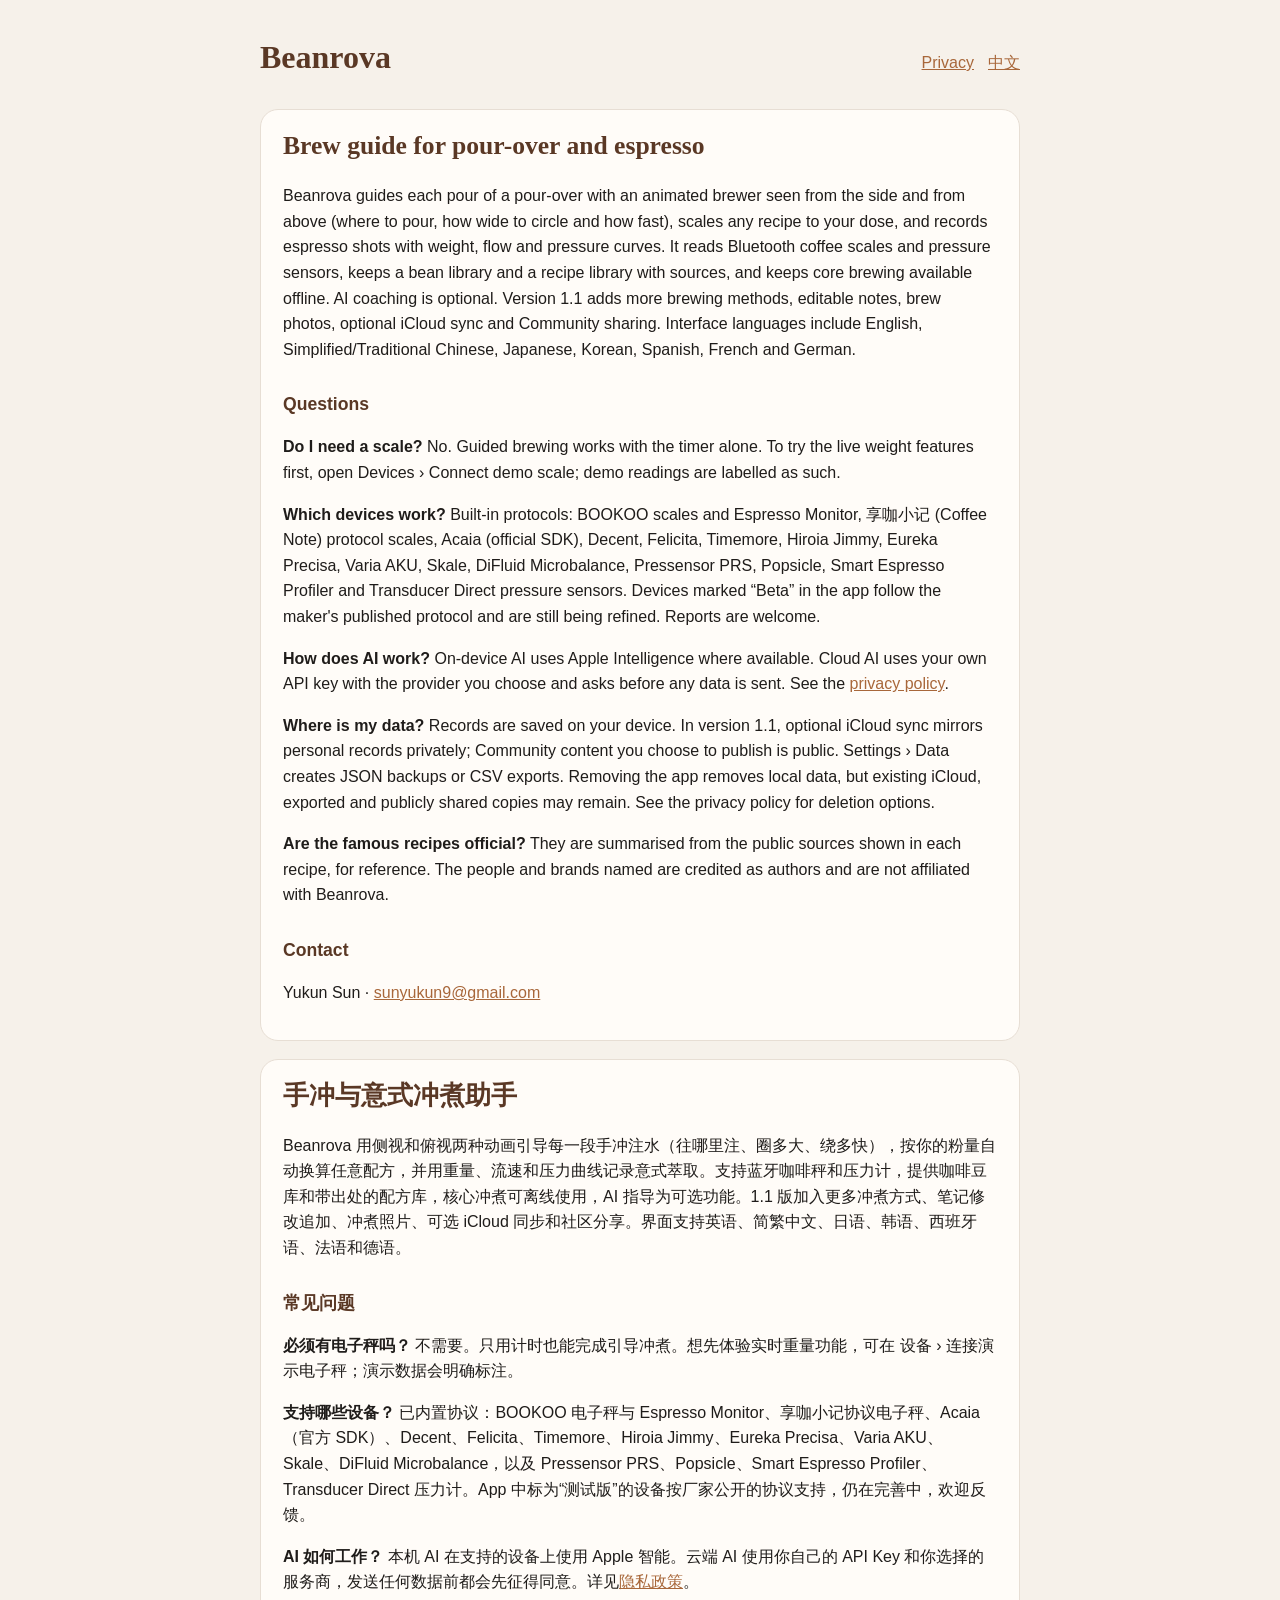
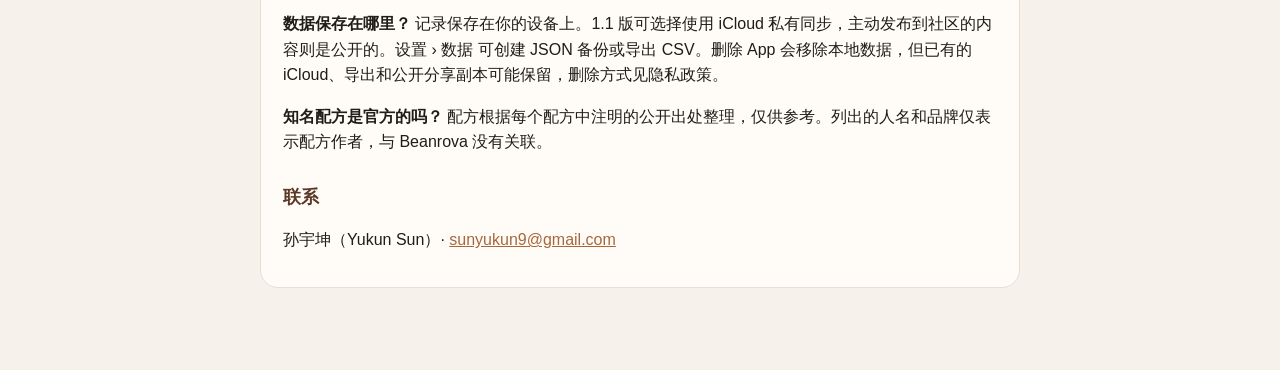
<file: index.html>
<!doctype html>
<html lang="en">
<head>
<meta charset="utf-8">
<meta name="viewport" content="width=device-width, initial-scale=1">
<title>Beanrova · Support</title>
<style>
:root{--bg:#F6F1EA;--card:#FFFCF8;--ink:#1F1C1A;--ink2:#6E645C;--coffee:#5A3825;--copper:#A8673A;--line:#E7DED4}
@media (prefers-color-scheme:dark){:root{--bg:#12100E;--card:#1D1916;--ink:#F3ECE4;--ink2:#A89C91;--coffee:#C9A285;--copper:#D8955E;--line:#2E2722}}
body{margin:0;background:var(--bg);color:var(--ink);font:16px/1.6 -apple-system,BlinkMacSystemFont,"PingFang SC","Helvetica Neue",sans-serif}
main{max-width:760px;margin:0 auto;padding:24px 16px 64px}
header{display:flex;justify-content:space-between;align-items:baseline;flex-wrap:wrap;gap:8px}
h1{font-family:ui-serif,Georgia,serif;color:var(--coffee);margin:8px 0}
h2{font-size:1.1rem;margin:28px 0 6px;color:var(--coffee)}
section.lang{background:var(--card);border:1px solid var(--line);border-radius:18px;padding:8px 22px 18px;margin:18px 0}
a{color:var(--copper)} nav a{margin-left:14px} .muted{color:var(--ink2);font-size:.9rem}
</style>
</head>
<body>
<main>
<header><h1>Beanrova</h1><nav><a href="privacy.html">Privacy</a><a href="#zh">中文</a></nav></header>

<section class="lang" id="en">
<h1 style="font-size:1.6rem">Brew guide for pour-over and espresso</h1>
<p>Beanrova guides each pour of a pour-over with an animated brewer seen from the side and from above (where to pour, how wide to circle and how fast), scales any recipe to your dose, and records espresso shots with weight, flow and pressure curves. It reads Bluetooth coffee scales and pressure sensors, keeps a bean library and a recipe library with sources, and keeps core brewing available offline. AI coaching is optional. Version 1.1 adds more brewing methods, editable notes, brew photos, optional iCloud sync and Community sharing. Interface languages include English, Simplified/Traditional Chinese, Japanese, Korean, Spanish, French and German.</p>
<h2>Questions</h2>
<p><b>Do I need a scale?</b> No. Guided brewing works with the timer alone. To try the live weight features first, open Devices › Connect demo scale; demo readings are labelled as such.</p>
<p><b>Which devices work?</b> Built-in protocols: BOOKOO scales and Espresso Monitor, 享咖小记 (Coffee Note) protocol scales, Acaia (official SDK), Decent, Felicita, Timemore, Hiroia Jimmy, Eureka Precisa, Varia AKU, Skale, DiFluid Microbalance, Pressensor PRS, Popsicle, Smart Espresso Profiler and Transducer Direct pressure sensors. Devices marked “Beta” in the app follow the maker's published protocol and are still being refined. Reports are welcome.</p>
<p><b>How does AI work?</b> On-device AI uses Apple Intelligence where available. Cloud AI uses your own API key with the provider you choose and asks before any data is sent. See the <a href="privacy.html">privacy policy</a>.</p>
<p><b>Where is my data?</b> Records are saved on your device. In version 1.1, optional iCloud sync mirrors personal records privately; Community content you choose to publish is public. Settings › Data creates JSON backups or CSV exports. Removing the app removes local data, but existing iCloud, exported and publicly shared copies may remain. See the privacy policy for deletion options.</p>
<p><b>Are the famous recipes official?</b> They are summarised from the public sources shown in each recipe, for reference. The people and brands named are credited as authors and are not affiliated with Beanrova.</p>
<h2>Contact</h2>
<p>Yukun Sun · <a href="mailto:sunyukun9@gmail.com?subject=Beanrova">sunyukun9@gmail.com</a></p>
</section>

<section class="lang" id="zh" lang="zh-Hans">
<h1 style="font-size:1.6rem">手冲与意式冲煮助手</h1>
<p>Beanrova 用侧视和俯视两种动画引导每一段手冲注水（往哪里注、圈多大、绕多快），按你的粉量自动换算任意配方，并用重量、流速和压力曲线记录意式萃取。支持蓝牙咖啡秤和压力计，提供咖啡豆库和带出处的配方库，核心冲煮可离线使用，AI 指导为可选功能。1.1 版加入更多冲煮方式、笔记修改追加、冲煮照片、可选 iCloud 同步和社区分享。界面支持英语、简繁中文、日语、韩语、西班牙语、法语和德语。</p>
<h2>常见问题</h2>
<p><b>必须有电子秤吗？</b> 不需要。只用计时也能完成引导冲煮。想先体验实时重量功能，可在 设备 › 连接演示电子秤；演示数据会明确标注。</p>
<p><b>支持哪些设备？</b> 已内置协议：BOOKOO 电子秤与 Espresso Monitor、享咖小记协议电子秤、Acaia（官方 SDK）、Decent、Felicita、Timemore、Hiroia Jimmy、Eureka Precisa、Varia AKU、Skale、DiFluid Microbalance，以及 Pressensor PRS、Popsicle、Smart Espresso Profiler、Transducer Direct 压力计。App 中标为“测试版”的设备按厂家公开的协议支持，仍在完善中，欢迎反馈。</p>
<p><b>AI 如何工作？</b> 本机 AI 在支持的设备上使用 Apple 智能。云端 AI 使用你自己的 API Key 和你选择的服务商，发送任何数据前都会先征得同意。详见<a href="privacy.html#zh">隐私政策</a>。</p>
<p><b>数据保存在哪里？</b> 记录保存在你的设备上。1.1 版可选择使用 iCloud 私有同步，主动发布到社区的内容则是公开的。设置 › 数据 可创建 JSON 备份或导出 CSV。删除 App 会移除本地数据，但已有的 iCloud、导出和公开分享副本可能保留，删除方式见隐私政策。</p>
<p><b>知名配方是官方的吗？</b> 配方根据每个配方中注明的公开出处整理，仅供参考。列出的人名和品牌仅表示配方作者，与 Beanrova 没有关联。</p>
<h2>联系</h2>
<p>孙宇坤（Yukun Sun）· <a href="mailto:sunyukun9@gmail.com?subject=Beanrova">sunyukun9@gmail.com</a></p>
</section>
</main>
</body>
</html>
</file>
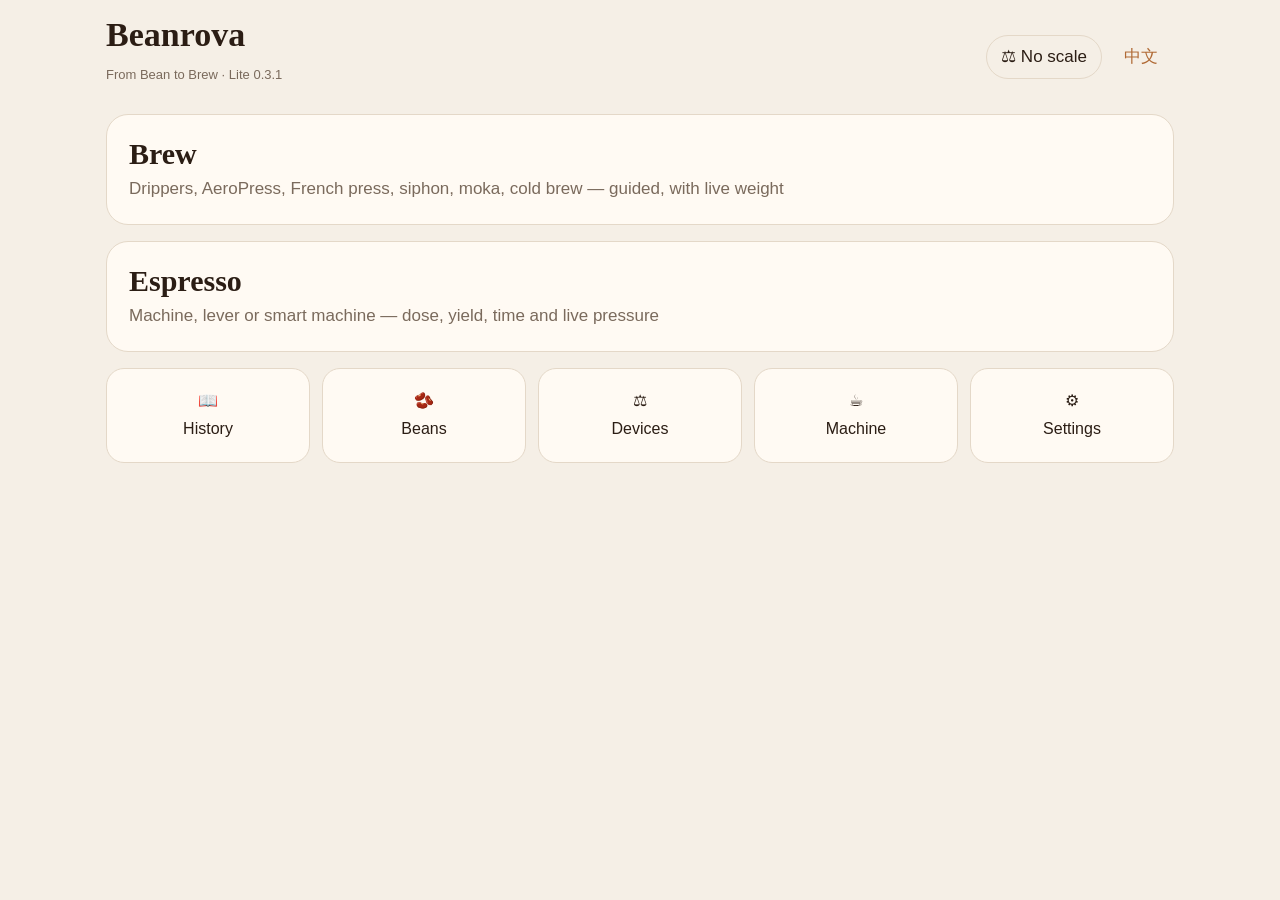
<file: app/index.html>
<!doctype html>
<html lang="en">
<head>
<meta charset="utf-8">
<meta name="viewport" content="width=device-width, initial-scale=1, viewport-fit=cover">
<meta name="apple-mobile-web-app-capable" content="yes">
<meta name="apple-mobile-web-app-title" content="Beanrova">
<meta name="theme-color" content="#F5EFE6">
<title>Beanrova Lite</title>
<link rel="manifest" href="manifest.webmanifest">
<link rel="apple-touch-icon" href="icon-192.png">
<link rel="stylesheet" href="styles.css">
</head>
<body>
<div id="app"></div>
<script src="app.js"></script>
</body>
</html>
</file>
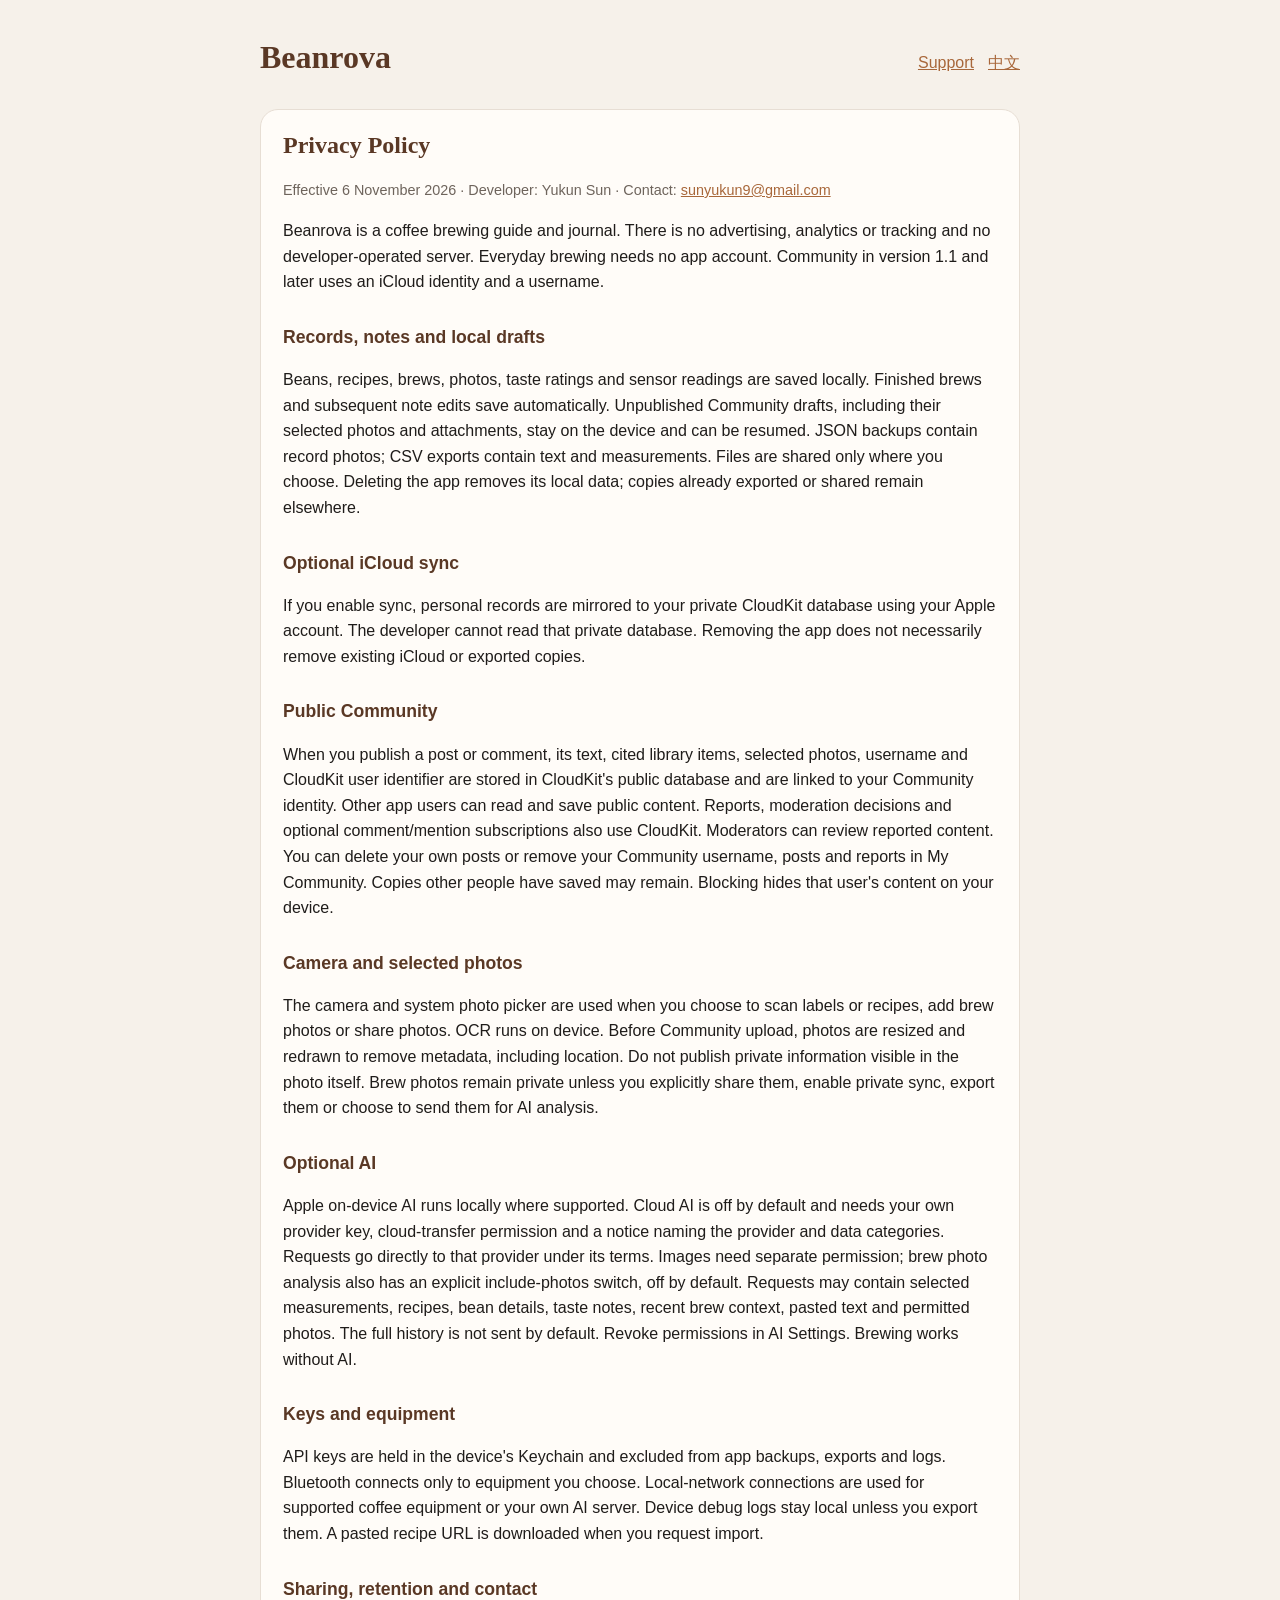
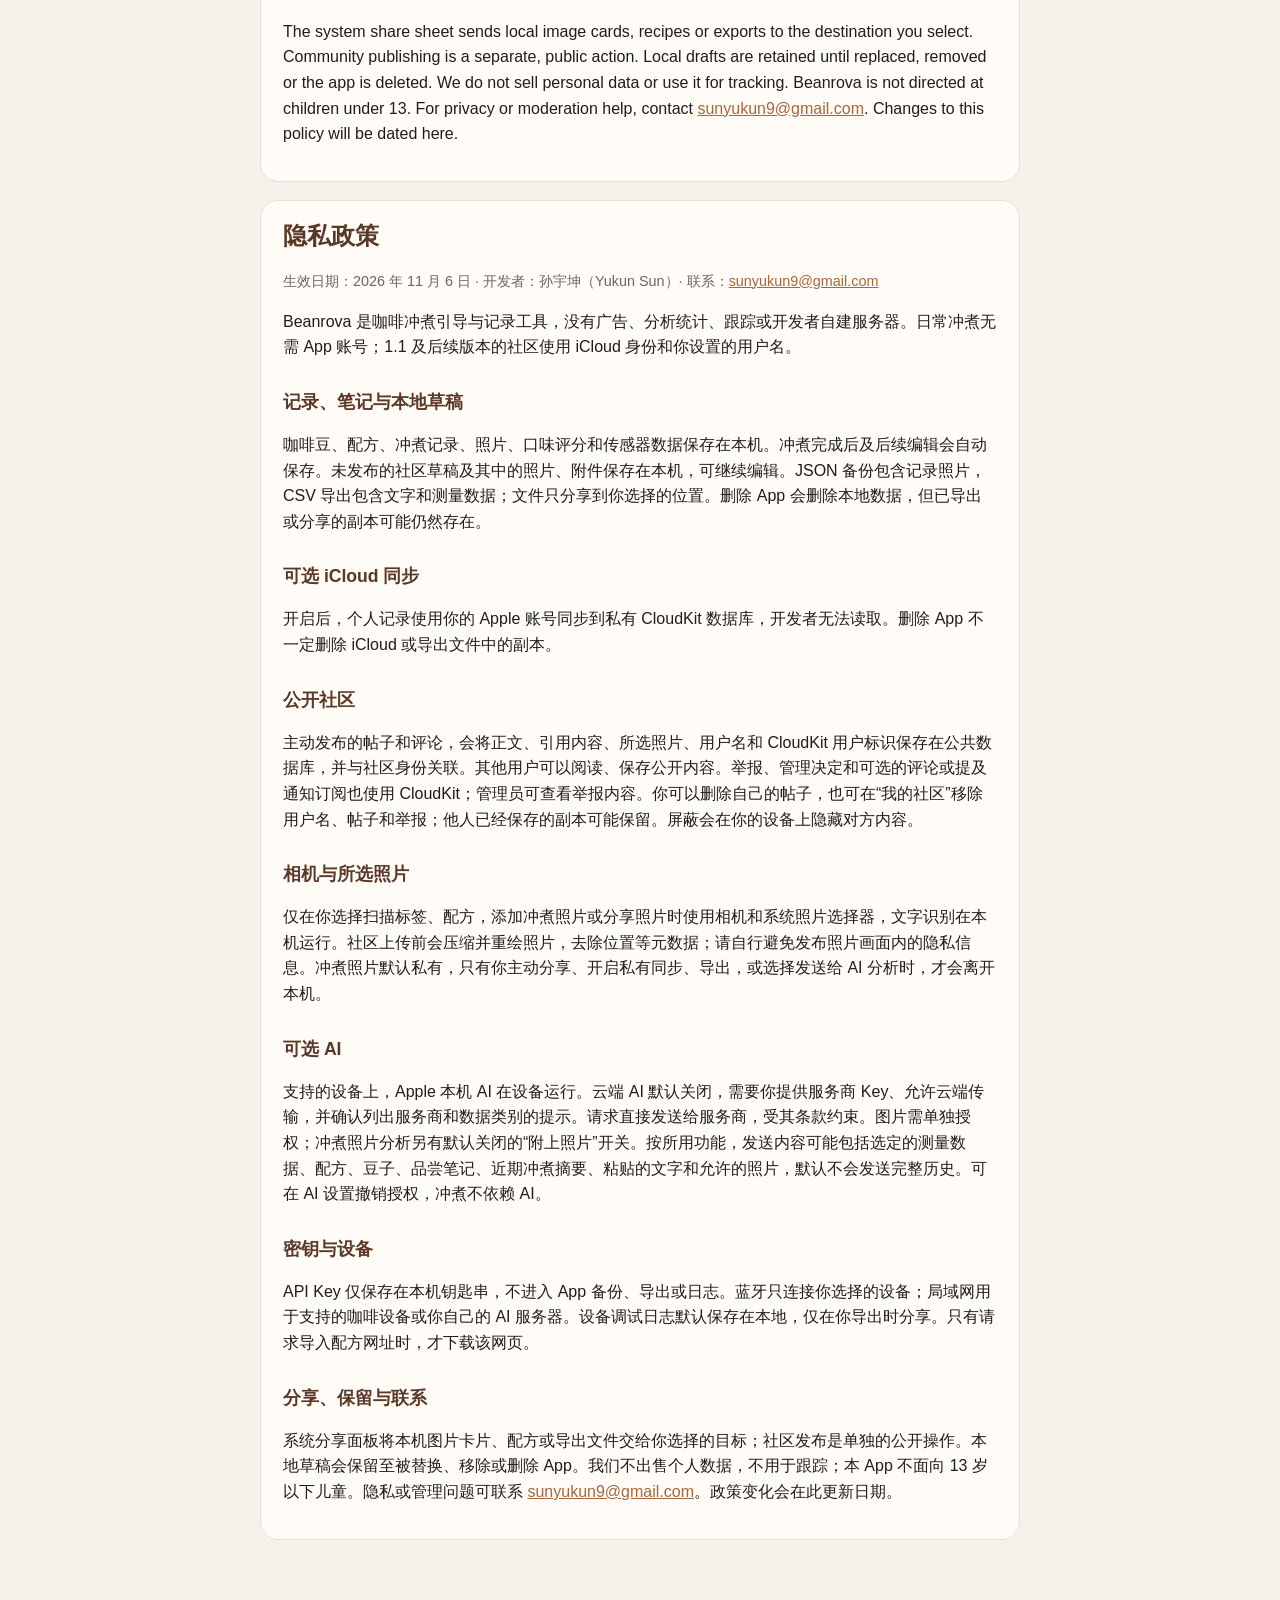
<file: privacy.html>
<!doctype html>
<html lang="en">
<head>
<meta charset="utf-8">
<meta name="viewport" content="width=device-width, initial-scale=1">
<title>Beanrova · Privacy Policy</title>
<style>
:root{--bg:#F6F1EA;--card:#FFFCF8;--ink:#1F1C1A;--ink2:#6E645C;--coffee:#5A3825;--copper:#A8673A;--line:#E7DED4}
@media (prefers-color-scheme:dark){:root{--bg:#12100E;--card:#1D1916;--ink:#F3ECE4;--ink2:#A89C91;--coffee:#C9A285;--copper:#D8955E;--line:#2E2722}}
body{margin:0;background:var(--bg);color:var(--ink);font:16px/1.6 -apple-system,BlinkMacSystemFont,"PingFang SC","Helvetica Neue",sans-serif}
main{max-width:760px;margin:0 auto;padding:24px 16px 64px}
header{display:flex;justify-content:space-between;align-items:baseline;flex-wrap:wrap;gap:8px}
h1{font-family:ui-serif,Georgia,serif;color:var(--coffee);margin:8px 0}
h2{font-size:1.1rem;margin:28px 0 6px;color:var(--coffee)}
section.lang{background:var(--card);border:1px solid var(--line);border-radius:18px;padding:8px 22px 18px;margin:18px 0}
a{color:var(--copper)} nav a{margin-left:14px} .muted{color:var(--ink2);font-size:.9rem}
</style>
</head>
<body>
<main>
<header><h1>Beanrova</h1><nav><a href="index.html">Support</a><a href="#zh">中文</a></nav></header>

<section class="lang" id="en"><h1>Privacy Policy</h1>
<p class="muted">Effective 6 November 2026 · Developer: Yukun Sun · Contact: <a href="mailto:sunyukun9@gmail.com">sunyukun9@gmail.com</a></p>
<p>Beanrova is a coffee brewing guide and journal. There is no advertising, analytics or tracking and no developer-operated server. Everyday brewing needs no app account. Community in version 1.1 and later uses an iCloud identity and a username.</p>
<h2>Records, notes and local drafts</h2><p>Beans, recipes, brews, photos, taste ratings and sensor readings are saved locally. Finished brews and subsequent note edits save automatically. Unpublished Community drafts, including their selected photos and attachments, stay on the device and can be resumed. JSON backups contain record photos; CSV exports contain text and measurements. Files are shared only where you choose. Deleting the app removes its local data; copies already exported or shared remain elsewhere.</p>
<h2>Optional iCloud sync</h2><p>If you enable sync, personal records are mirrored to your private CloudKit database using your Apple account. The developer cannot read that private database. Removing the app does not necessarily remove existing iCloud or exported copies.</p>
<h2>Public Community</h2><p>When you publish a post or comment, its text, cited library items, selected photos, username and CloudKit user identifier are stored in CloudKit's public database and are linked to your Community identity. Other app users can read and save public content. Reports, moderation decisions and optional comment/mention subscriptions also use CloudKit. Moderators can review reported content. You can delete your own posts or remove your Community username, posts and reports in My Community. Copies other people have saved may remain. Blocking hides that user's content on your device.</p>
<h2>Camera and selected photos</h2><p>The camera and system photo picker are used when you choose to scan labels or recipes, add brew photos or share photos. OCR runs on device. Before Community upload, photos are resized and redrawn to remove metadata, including location. Do not publish private information visible in the photo itself. Brew photos remain private unless you explicitly share them, enable private sync, export them or choose to send them for AI analysis.</p>
<h2>Optional AI</h2><p>Apple on-device AI runs locally where supported. Cloud AI is off by default and needs your own provider key, cloud-transfer permission and a notice naming the provider and data categories. Requests go directly to that provider under its terms. Images need separate permission; brew photo analysis also has an explicit include-photos switch, off by default. Requests may contain selected measurements, recipes, bean details, taste notes, recent brew context, pasted text and permitted photos. The full history is not sent by default. Revoke permissions in AI Settings. Brewing works without AI.</p>
<h2>Keys and equipment</h2><p>API keys are held in the device's Keychain and excluded from app backups, exports and logs. Bluetooth connects only to equipment you choose. Local-network connections are used for supported coffee equipment or your own AI server. Device debug logs stay local unless you export them. A pasted recipe URL is downloaded when you request import.</p>
<h2>Sharing, retention and contact</h2><p>The system share sheet sends local image cards, recipes or exports to the destination you select. Community publishing is a separate, public action. Local drafts are retained until replaced, removed or the app is deleted. We do not sell personal data or use it for tracking. Beanrova is not directed at children under 13. For privacy or moderation help, contact <a href="mailto:sunyukun9@gmail.com">sunyukun9@gmail.com</a>. Changes to this policy will be dated here.</p></section><section class="lang" id="zh" lang="zh-Hans"><h1>隐私政策</h1><p class="muted">生效日期：2026 年 11 月 6 日 · 开发者：孙宇坤（Yukun Sun）· 联系：<a href="mailto:sunyukun9@gmail.com">sunyukun9@gmail.com</a></p>
<p>Beanrova 是咖啡冲煮引导与记录工具，没有广告、分析统计、跟踪或开发者自建服务器。日常冲煮无需 App 账号；1.1 及后续版本的社区使用 iCloud 身份和你设置的用户名。</p>
<h2>记录、笔记与本地草稿</h2><p>咖啡豆、配方、冲煮记录、照片、口味评分和传感器数据保存在本机。冲煮完成后及后续编辑会自动保存。未发布的社区草稿及其中的照片、附件保存在本机，可继续编辑。JSON 备份包含记录照片，CSV 导出包含文字和测量数据；文件只分享到你选择的位置。删除 App 会删除本地数据，但已导出或分享的副本可能仍然存在。</p>
<h2>可选 iCloud 同步</h2><p>开启后，个人记录使用你的 Apple 账号同步到私有 CloudKit 数据库，开发者无法读取。删除 App 不一定删除 iCloud 或导出文件中的副本。</p>
<h2>公开社区</h2><p>主动发布的帖子和评论，会将正文、引用内容、所选照片、用户名和 CloudKit 用户标识保存在公共数据库，并与社区身份关联。其他用户可以阅读、保存公开内容。举报、管理决定和可选的评论或提及通知订阅也使用 CloudKit；管理员可查看举报内容。你可以删除自己的帖子，也可在“我的社区”移除用户名、帖子和举报；他人已经保存的副本可能保留。屏蔽会在你的设备上隐藏对方内容。</p>
<h2>相机与所选照片</h2><p>仅在你选择扫描标签、配方，添加冲煮照片或分享照片时使用相机和系统照片选择器，文字识别在本机运行。社区上传前会压缩并重绘照片，去除位置等元数据；请自行避免发布照片画面内的隐私信息。冲煮照片默认私有，只有你主动分享、开启私有同步、导出，或选择发送给 AI 分析时，才会离开本机。</p>
<h2>可选 AI</h2><p>支持的设备上，Apple 本机 AI 在设备运行。云端 AI 默认关闭，需要你提供服务商 Key、允许云端传输，并确认列出服务商和数据类别的提示。请求直接发送给服务商，受其条款约束。图片需单独授权；冲煮照片分析另有默认关闭的“附上照片”开关。按所用功能，发送内容可能包括选定的测量数据、配方、豆子、品尝笔记、近期冲煮摘要、粘贴的文字和允许的照片，默认不会发送完整历史。可在 AI 设置撤销授权，冲煮不依赖 AI。</p>
<h2>密钥与设备</h2><p>API Key 仅保存在本机钥匙串，不进入 App 备份、导出或日志。蓝牙只连接你选择的设备；局域网用于支持的咖啡设备或你自己的 AI 服务器。设备调试日志默认保存在本地，仅在你导出时分享。只有请求导入配方网址时，才下载该网页。</p>
<h2>分享、保留与联系</h2><p>系统分享面板将本机图片卡片、配方或导出文件交给你选择的目标；社区发布是单独的公开操作。本地草稿会保留至被替换、移除或删除 App。我们不出售个人数据，不用于跟踪；本 App 不面向 13 岁以下儿童。隐私或管理问题可联系 <a href="mailto:sunyukun9@gmail.com">sunyukun9@gmail.com</a>。政策变化会在此更新日期。</p></section>
</main></body></html>
</file>
<file: app/styles.css>
/* Safari 12: no flexbox gap, no aspect-ratio; spacing uses margins. */
:root { --bg: #f5efe6; --surface: #fffaf3; --ink: #2b1d14; --ink2: #7a6a5c; --coffee: #5a3a24; --copper: #b06a35; --good: #3f7d4e; --bad: #b3402e; --line: #e4d8c8; }
@media (prefers-color-scheme: dark) {
  :root { --bg: #17110d; --surface: #241a14; --ink: #f3e9dc; --ink2: #b9a796; --coffee: #d9b58f; --copper: #e09a5f; --good: #7cc48d; --bad: #f08a78; --line: #3a2d24; }
}
* { box-sizing: border-box; }
html, body { margin: 0; background: var(--bg); color: var(--ink); font: 17px/1.45 -apple-system, "PingFang SC", Roboto, "Noto Sans CJK SC", sans-serif; -webkit-text-size-adjust: 100%; }
.page { max-width: 820px; margin: 0 auto; padding: 16px 16px 48px; padding-top: calc(16px + env(safe-area-inset-top)); }
h1 { font: 600 30px/1.2 Georgia, "Songti SC", serif; margin: 0; }
h1 small { font: 400 14px -apple-system, sans-serif; color: var(--ink2); }
h2 { font-size: 19px; margin: 0 0 8px; }
.row { display: flex; align-items: center; justify-content: space-between; }
.row.wrap { flex-wrap: wrap; justify-content: flex-start; }
.row.wrap > * { margin: 0 8px 8px 0; }
.card { background: var(--surface); border: 1px solid var(--line); border-radius: 18px; padding: 16px; margin: 14px 0; }
.muted { color: var(--ink2); }
.small { font-size: 13px; }
.mono { font-family: Menlo, monospace; word-break: break-all; white-space: pre-wrap; }
.warn { color: var(--bad); }
.checks, .list { list-style: none; padding: 0; margin: 8px 0; }
.checks li { margin: 2px 0; }
.ok { color: var(--good); font-weight: 700; }
.bad { color: var(--bad); font-weight: 700; }
button { font: inherit; color: var(--ink); background: var(--bg); border: 1px solid var(--line); border-radius: 12px; padding: 10px 16px; min-height: 44px; }
button.primary { background: var(--coffee); color: var(--surface); border-color: var(--coffee); font-weight: 600; width: 100%; }
button.link { background: none; border: none; color: var(--copper); }
button.item { width: 100%; text-align: left; margin: 4px 0; }
button.item.dim { opacity: 0.55; }
button:disabled { opacity: 0.5; }
.big { font: 300 64px/1.1 -apple-system, Roboto, sans-serif; margin: 8px 0; }
.big small { font-size: 24px; color: var(--ink2); }
details { margin-top: 8px; }

/* App screens (Safari 12: CSS grid with grid-gap is fine; flexbox spacing uses margins). */
:root { --water: #4f8fbf; --pressure: #7d5ab8; }
@media (prefers-color-scheme: dark) { :root { --water: #7fb6e0; --pressure: #b49be6; } }
a { color: var(--copper); }
.brand { font: 600 34px/1.1 Georgia, "Songti SC", serif; margin: 0; }
.bar { display: flex; align-items: center; justify-content: space-between; margin-bottom: 8px; }
.bar-title { font: 600 20px/1.2 -apple-system, "PingFang SC", Roboto, sans-serif; margin: 0; text-align: center; flex: 1; }
.bar > :first-child, .bar-right { min-width: 88px; }
.bar-right { text-align: right; }
.title { font: 600 24px/1.25 Georgia, "Songti SC", serif; margin: 6px 0; }
.pill { border-radius: 22px; padding: 8px 14px; margin-right: 6px; }
.hero { display: block; width: 100%; text-align: left; padding: 22px; margin: 16px 0; border-radius: 22px; background: var(--surface); }
.hero b { display: block; font: 600 30px Georgia, "Songti SC", serif; margin-bottom: 6px; }
.tiles { display: grid; grid-template-columns: repeat(4, 1fr); grid-gap: 12px; }
.tiles button { padding: 18px 6px; font-size: 16px; line-height: 1.8; background: var(--surface); border-radius: 18px; }
.family { margin: 10px 0; }
.chips { margin-top: 4px; }
.chip { margin: 0 8px 8px 0; border-radius: 20px; padding: 8px 14px; }
.chip.on { background: var(--coffee); color: var(--surface); border-color: var(--coffee); }
.tag { display: inline-block; font-size: 12px; color: var(--copper); border: 1px solid var(--copper); border-radius: 10px; padding: 0 6px; margin-left: 6px; }
.item { display: block; width: 100%; text-align: left; margin: 6px 0; background: var(--surface); }
.item.card { padding: 14px 16px; }
.grid2 { display: grid; grid-template-columns: 1fr 1fr; grid-gap: 14px; }
@media (max-width: 620px) { .grid2 { grid-template-columns: 1fr; } .tiles { grid-template-columns: repeat(2, 1fr); } }
.stepper-row { display: flex; align-items: center; margin-top: 4px; }
.stepper-row button { width: 48px; font-size: 22px; padding: 4px; }
.stepper-row input { width: 90px; text-align: center; font-size: 22px; margin: 0 8px; }
.stepper .unit { margin-left: 6px; }
.big2 { font-size: 22px; margin-top: 10px; }
input, select, textarea { font: inherit; color: var(--ink); background: var(--bg); border: 1px solid var(--line); border-radius: 10px; padding: 8px 10px; }
.text { display: block; width: 100%; margin-top: 4px; }
.field { display: block; }
label.button { display: inline-block; border: 1px solid var(--line); border-radius: 12px; padding: 10px 16px; margin: 0 8px 8px 0; background: var(--bg); }
input[type=range] { width: 100%; margin: 8px 0 12px; }
.steps { padding-left: 22px; margin: 0; }
.steps li { margin: 8px 0; }
.sticky { position: -webkit-sticky; position: sticky; bottom: 0; background: var(--bg); padding: 12px 0; border-top: 1px solid var(--line); }
.sticky .primary { margin-top: 8px; }
.live .center { text-align: center; flex: 1; }
.timer { font: 200 84px/1 -apple-system, Roboto, sans-serif; text-align: center; margin: 8px 0; font-variant-numeric: tabular-nums; }
.stepline { text-align: center; color: var(--ink2); }
.progress { height: 6px; background: var(--line); border-radius: 3px; margin: 8px 15%; overflow: hidden; }
.progress div { height: 100%; background: var(--copper); }
.anim { display: block; width: 100%; height: 300px; margin: 8px 0; }
.chart { display: block; width: 100%; height: 200px; margin-top: 10px; }
.cue { text-align: center; font: 600 30px/1.3 -apple-system, "PingFang SC", Roboto, sans-serif; padding: 12px; border-radius: 16px; background: var(--surface); border: 1px solid var(--line); }
.cue-pourSlower, .cue-pourFaster, .cue-stopPouring { color: var(--bad); }
.cue-onTrack { color: var(--good); }
.metrics { display: grid; grid-template-columns: repeat(4, 1fr); grid-gap: 8px; }
.metrics > div { text-align: center; }
.m { display: block; font: 300 30px/1.2 -apple-system, Roboto, sans-serif; font-variant-numeric: tabular-nums; }
.m small { font-size: 14px; color: var(--ink2); }
.m.copper { color: var(--copper); }
.controls { margin-top: 12px; }
.controls .row button { flex: 1; margin: 0 4px; font-size: 22px; }
.controls .primary.narrow { width: auto; flex: 2; font-size: 18px; }
.warn-card { border-color: var(--bad); }
pre { overflow: auto; }
.grid3 { display: grid; grid-template-columns: repeat(3, 1fr); grid-gap: 12px; }
@media (max-width: 700px) { .grid3 { grid-template-columns: 1fr; } }
label.row { margin-top: 10px; }
.stepper-row input { width: 80px; }

/* 0.3.0: espresso, editor, machines */
.seg { display: flex; border: 1px solid var(--line, #ccc); border-radius: 10px; overflow: hidden; margin: 6px 0 10px; }
.seg > button { flex: 1; border: 0; border-radius: 0; margin: 0; padding: 10px 6px; background: transparent; }
.seg > button + button { border-left: 1px solid var(--line, #ccc); }
.seg > button.on { background: var(--coffee); color: var(--surface); }
.scroll-list { max-height: 320px; overflow-y: auto; -webkit-overflow-scrolling: touch; margin-top: 8px; }
.item.on { font-weight: 600; color: var(--coffee); }
.metric { display: flex; flex-direction: column; align-items: center; text-align: center; }
.metric b { font-size: 26px; font-variant-numeric: tabular-nums; }
.timer.good { color: var(--good, #3a7d44); }
.timer.over { color: var(--bad); }
@media (orientation: landscape) and (min-width: 900px) {
  .page { max-width: 1100px; }
  .tiles { grid-template-columns: repeat(5, 1fr); }
}
.error { color: var(--bad); }
.stepper-row input { padding: 8px 2px; min-width: 0; -moz-appearance: textfield; }
.stepper-row input::-webkit-outer-spin-button, .stepper-row input::-webkit-inner-spin-button { -webkit-appearance: none; margin: 0; }
.grid3 .stepper-row button { width: 40px; }
.grid3 .stepper-row input { width: 72px; margin: 0 4px; font-size: 20px; }
.field input[type=text] { display: block; width: 100%; box-sizing: border-box; margin-top: 4px; }
@media (min-width: 600px) { .tiles { grid-template-columns: repeat(5, 1fr); } }
.profile-row { display: flex; align-items: center; }
.profile-row .item { flex: 1; margin-right: 8px; }
.small-chart { height: 150px; }
.preview canvas { max-height: 320px; }
.row > button.find { width: auto; flex: 0 0 auto; padding: 10px 18px; margin-left: 12px; }
</file>
